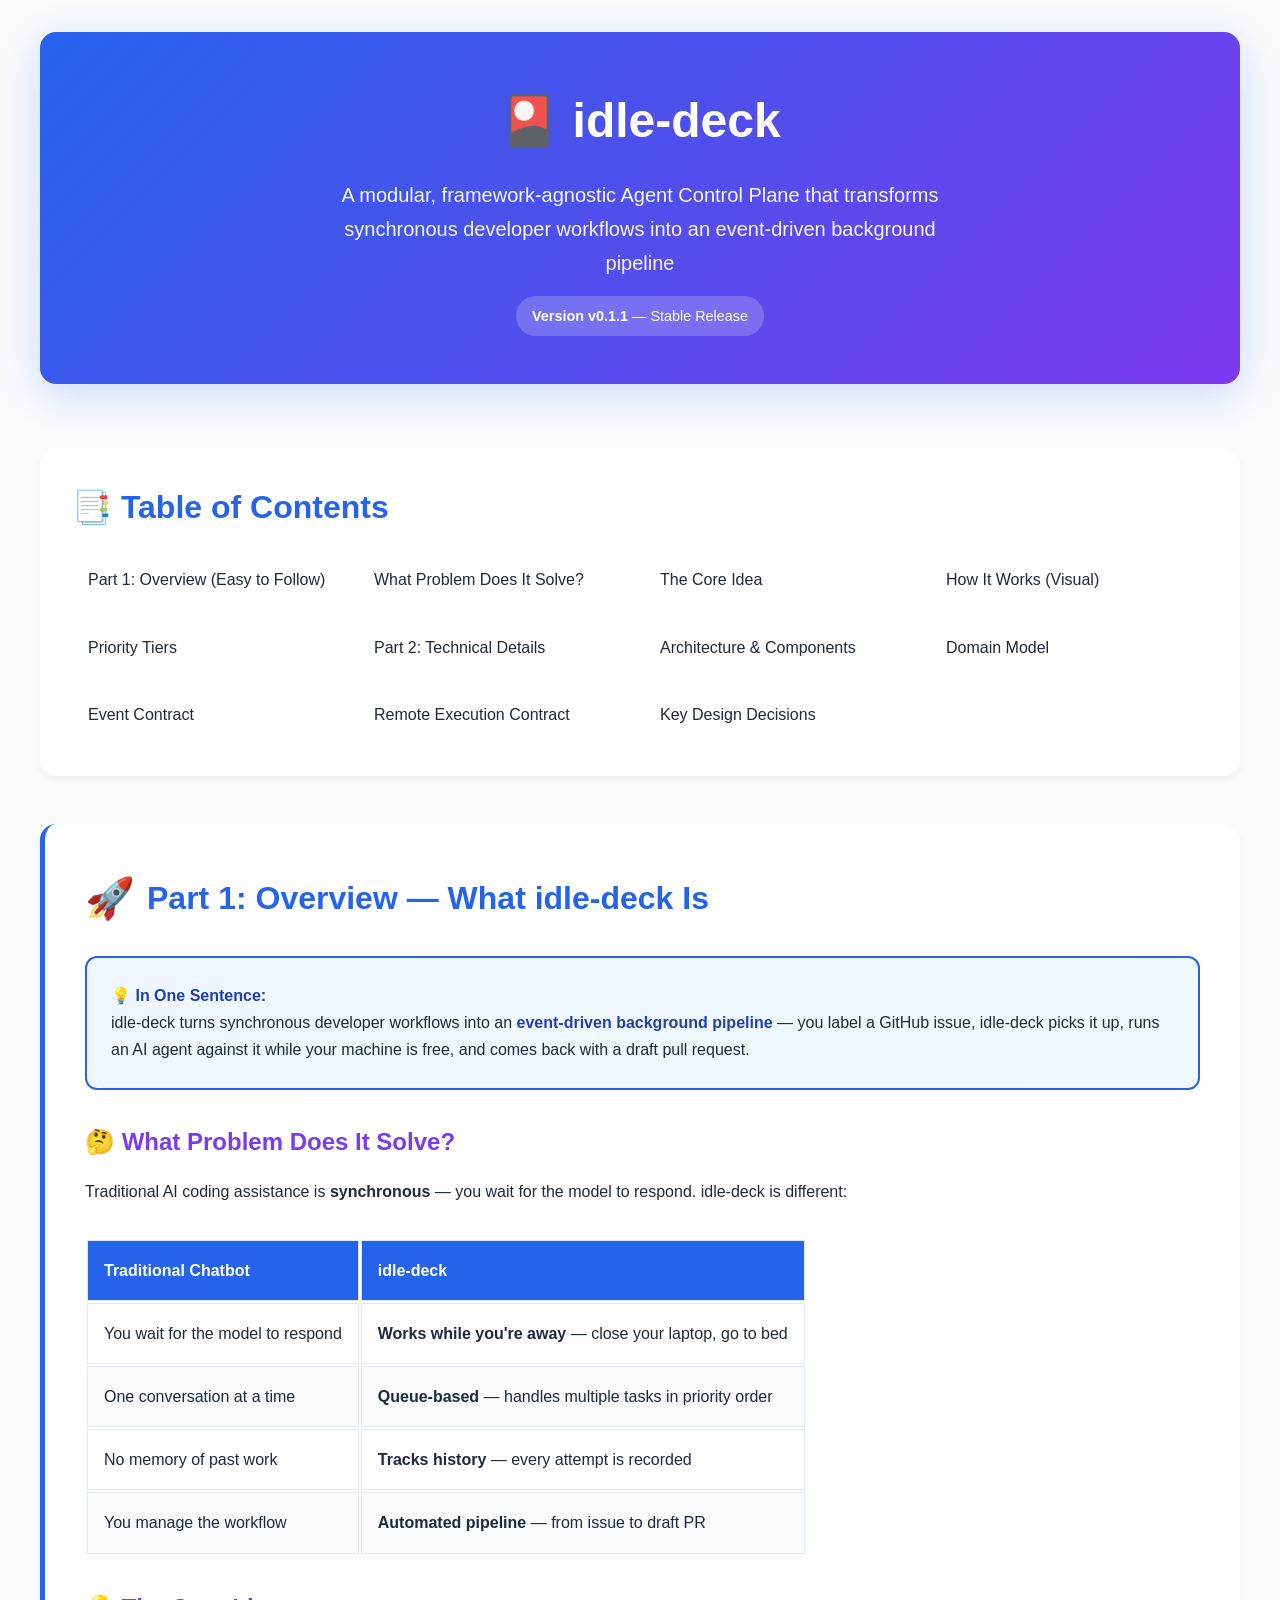
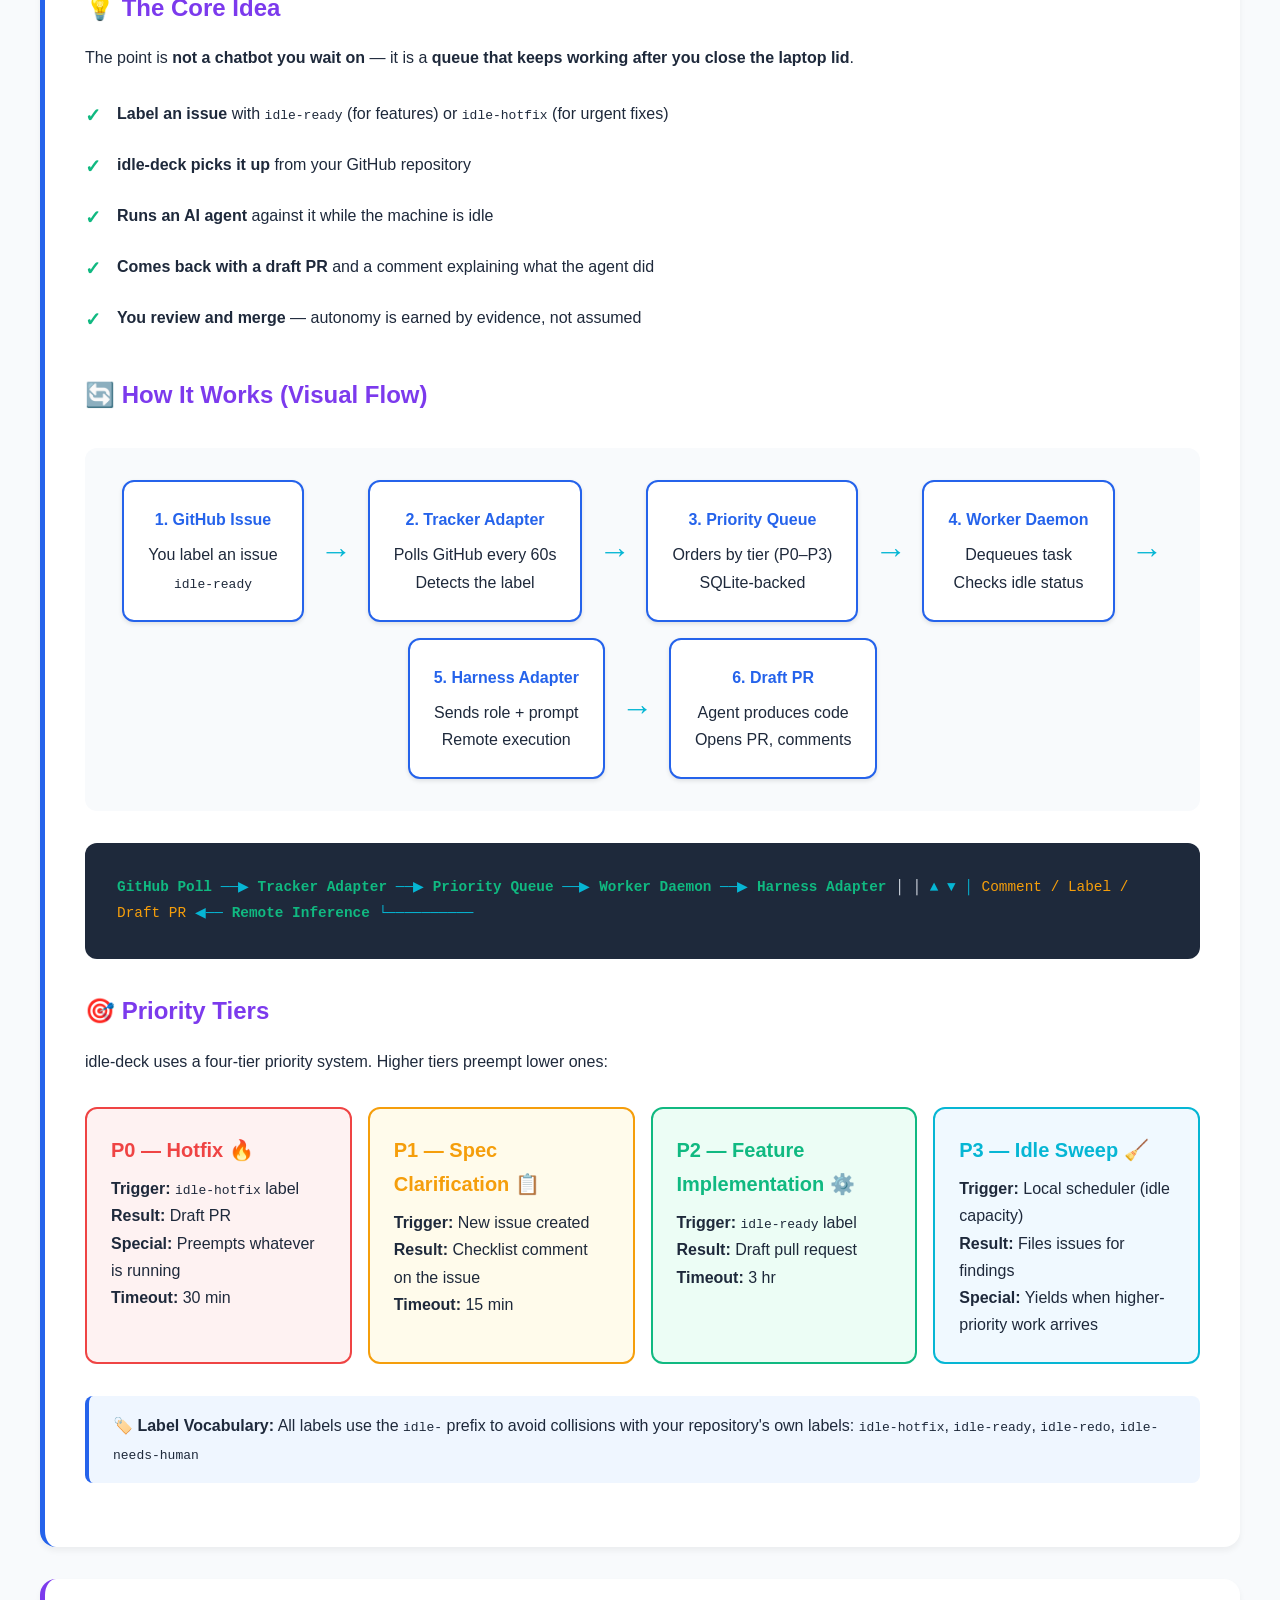
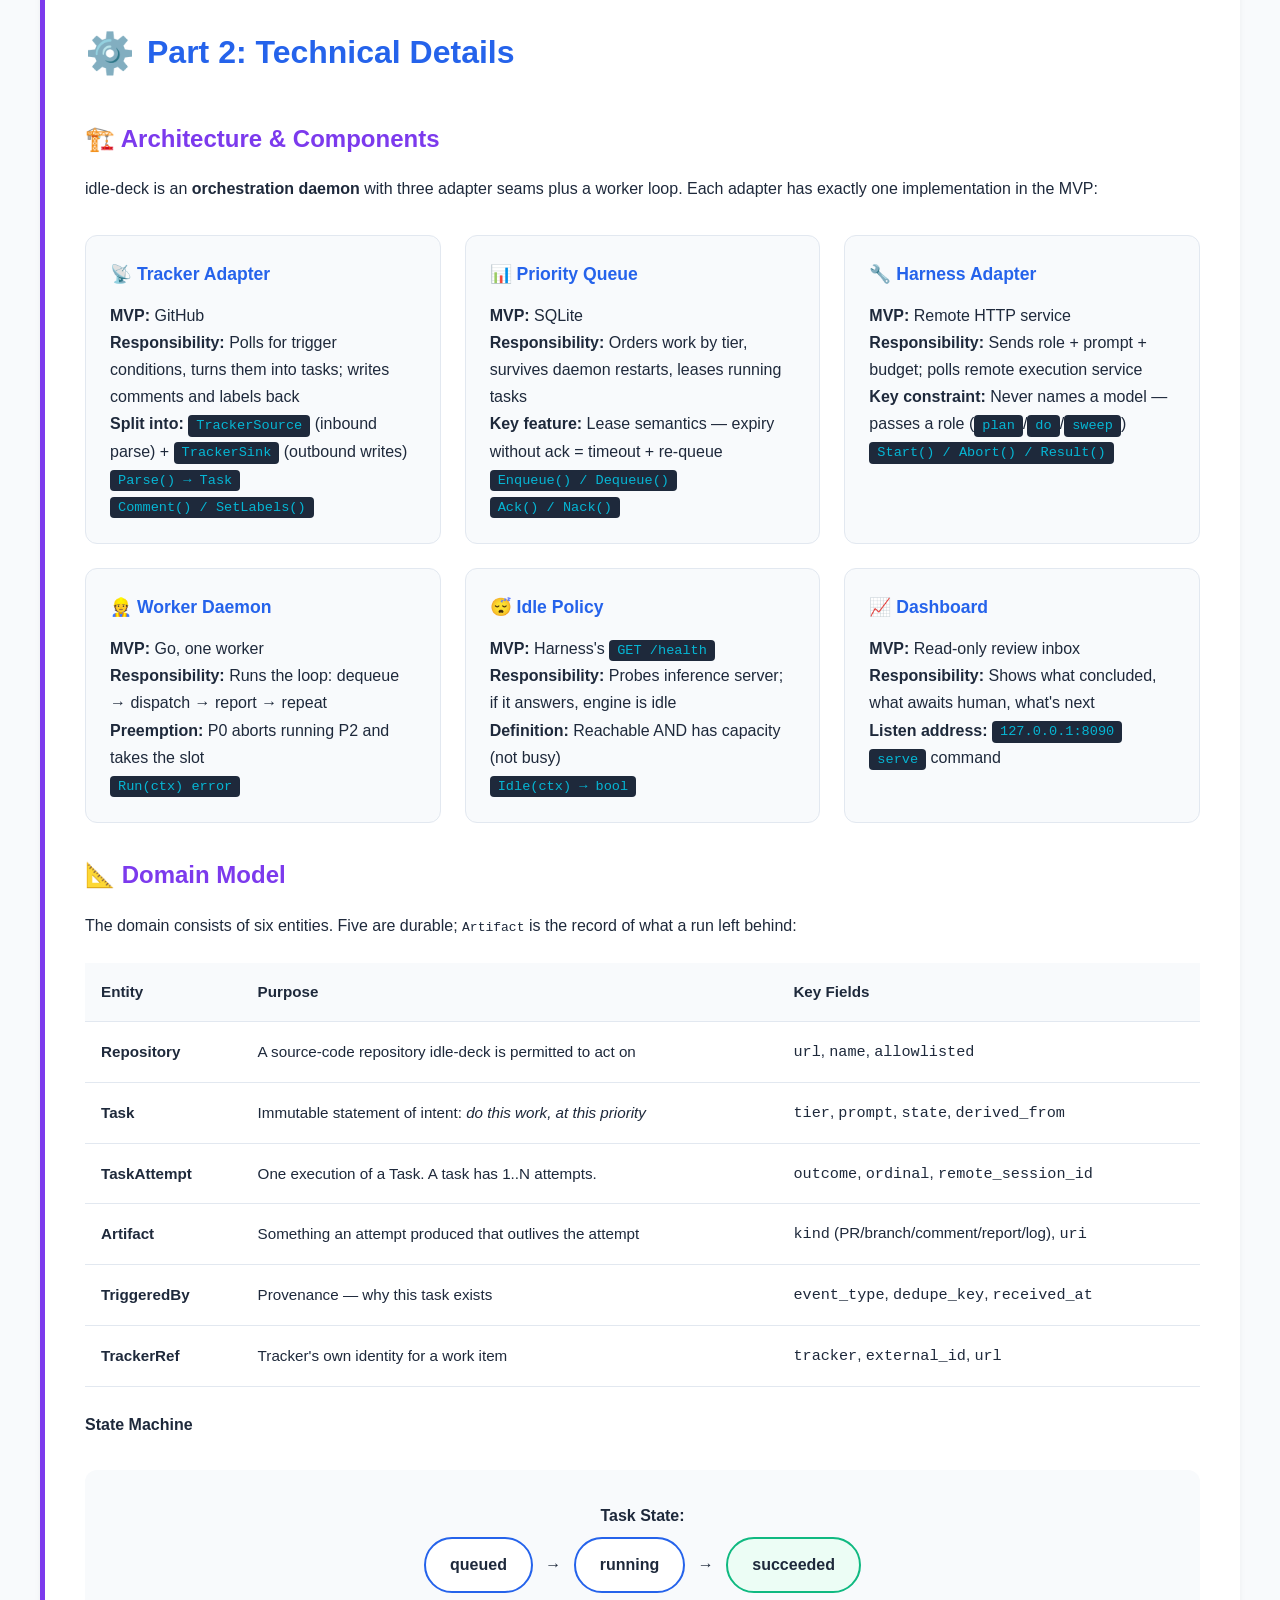
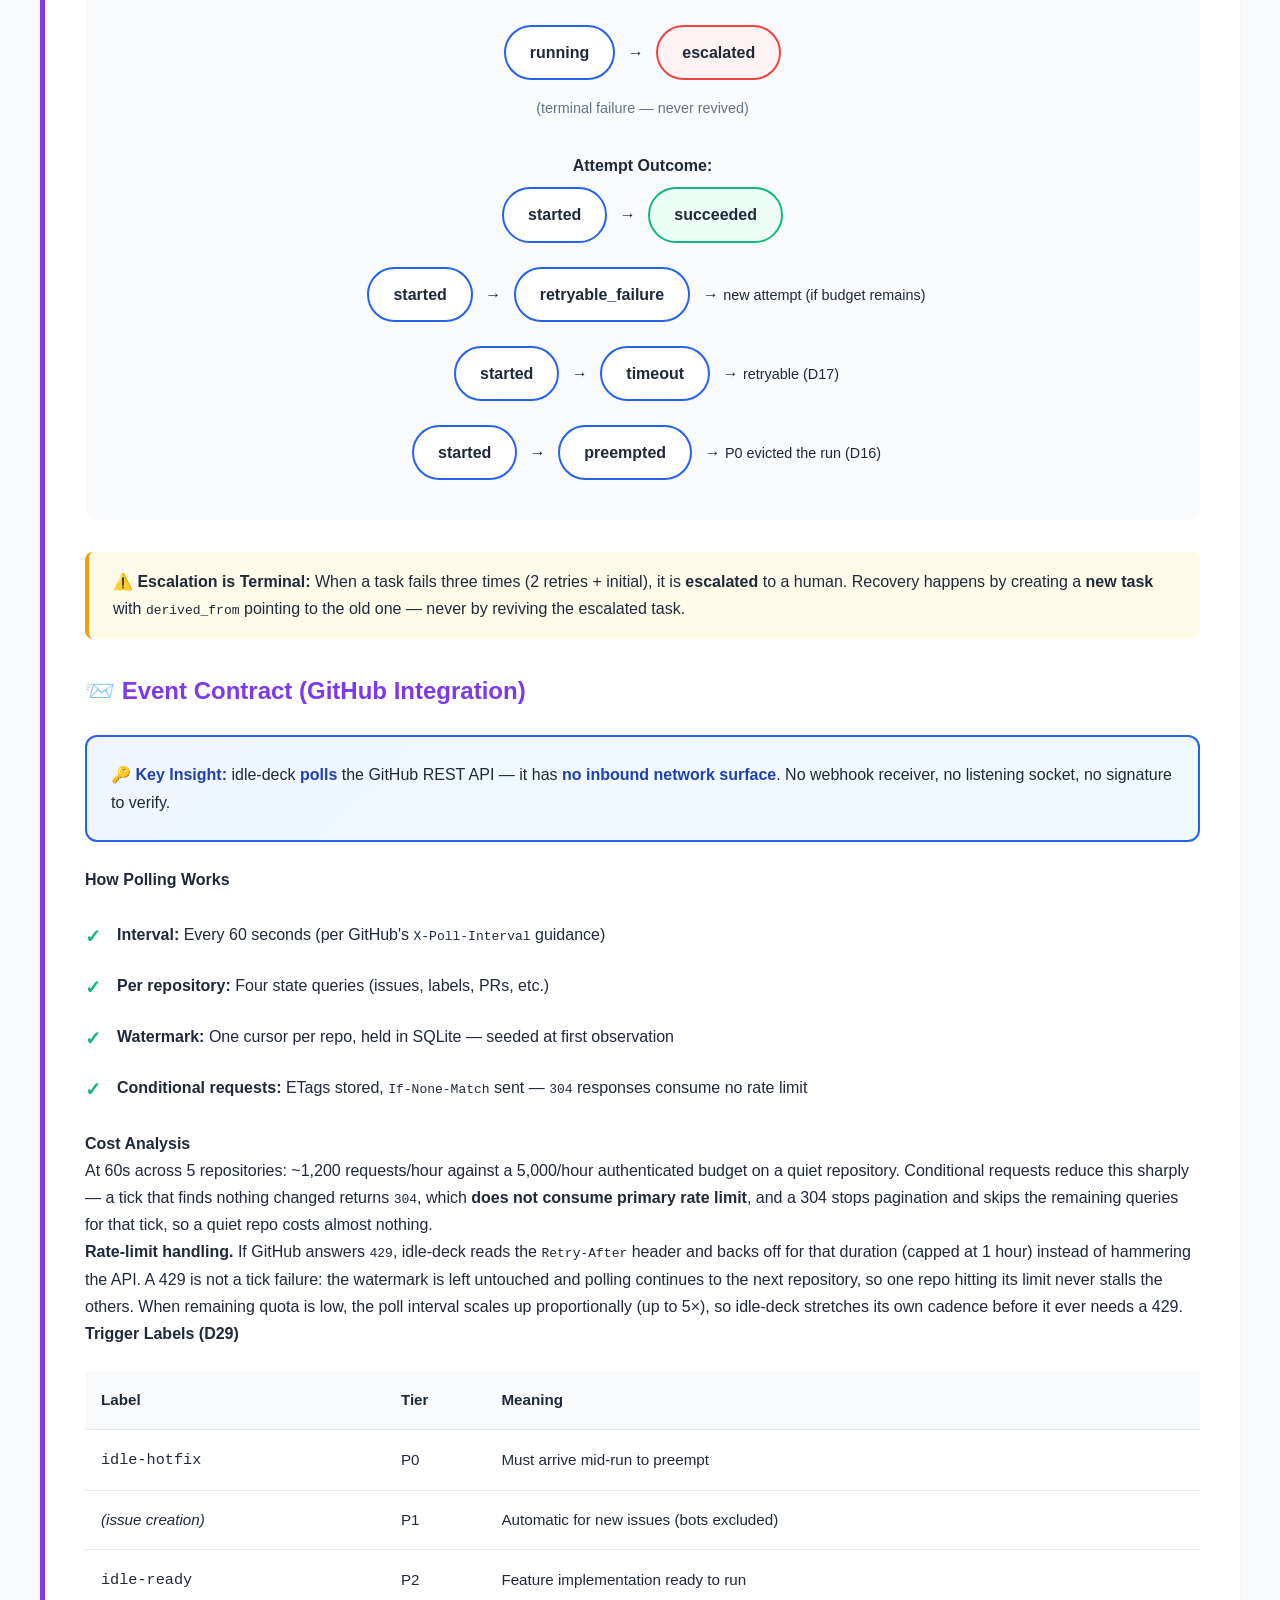
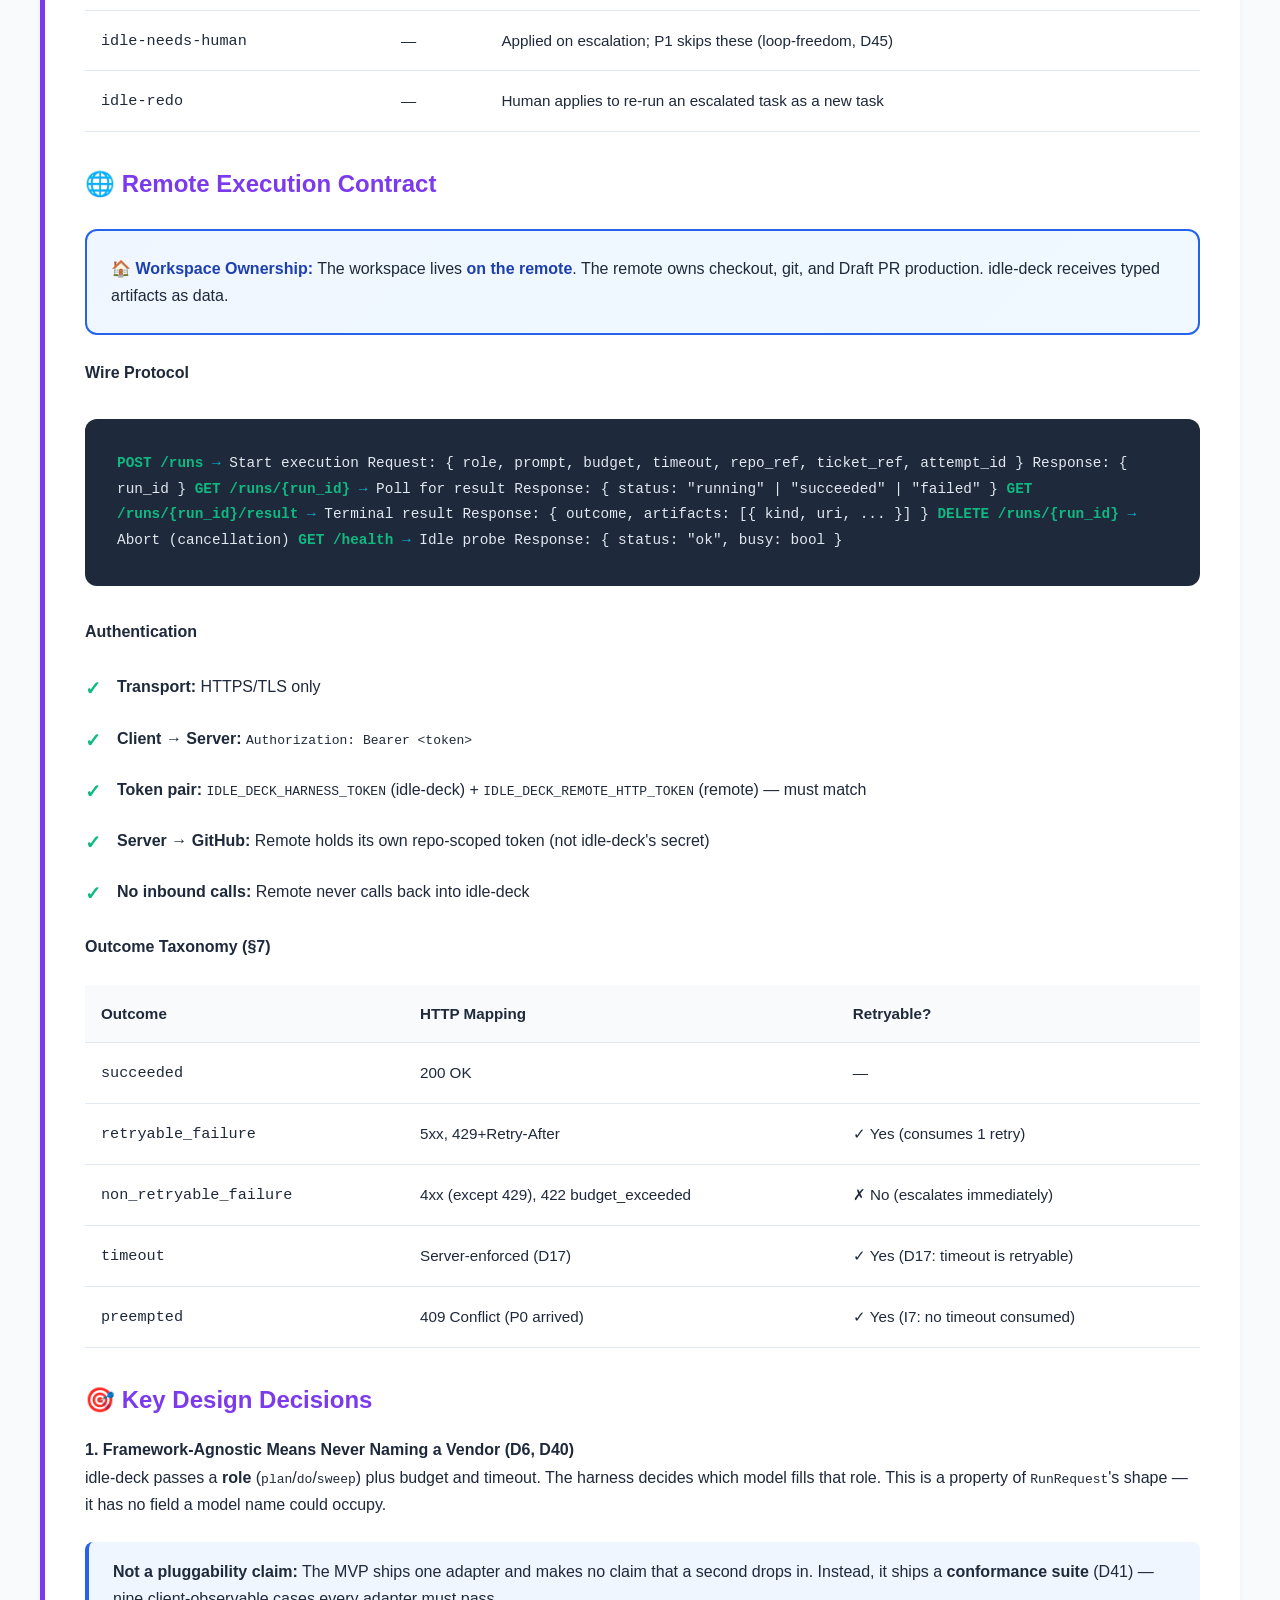
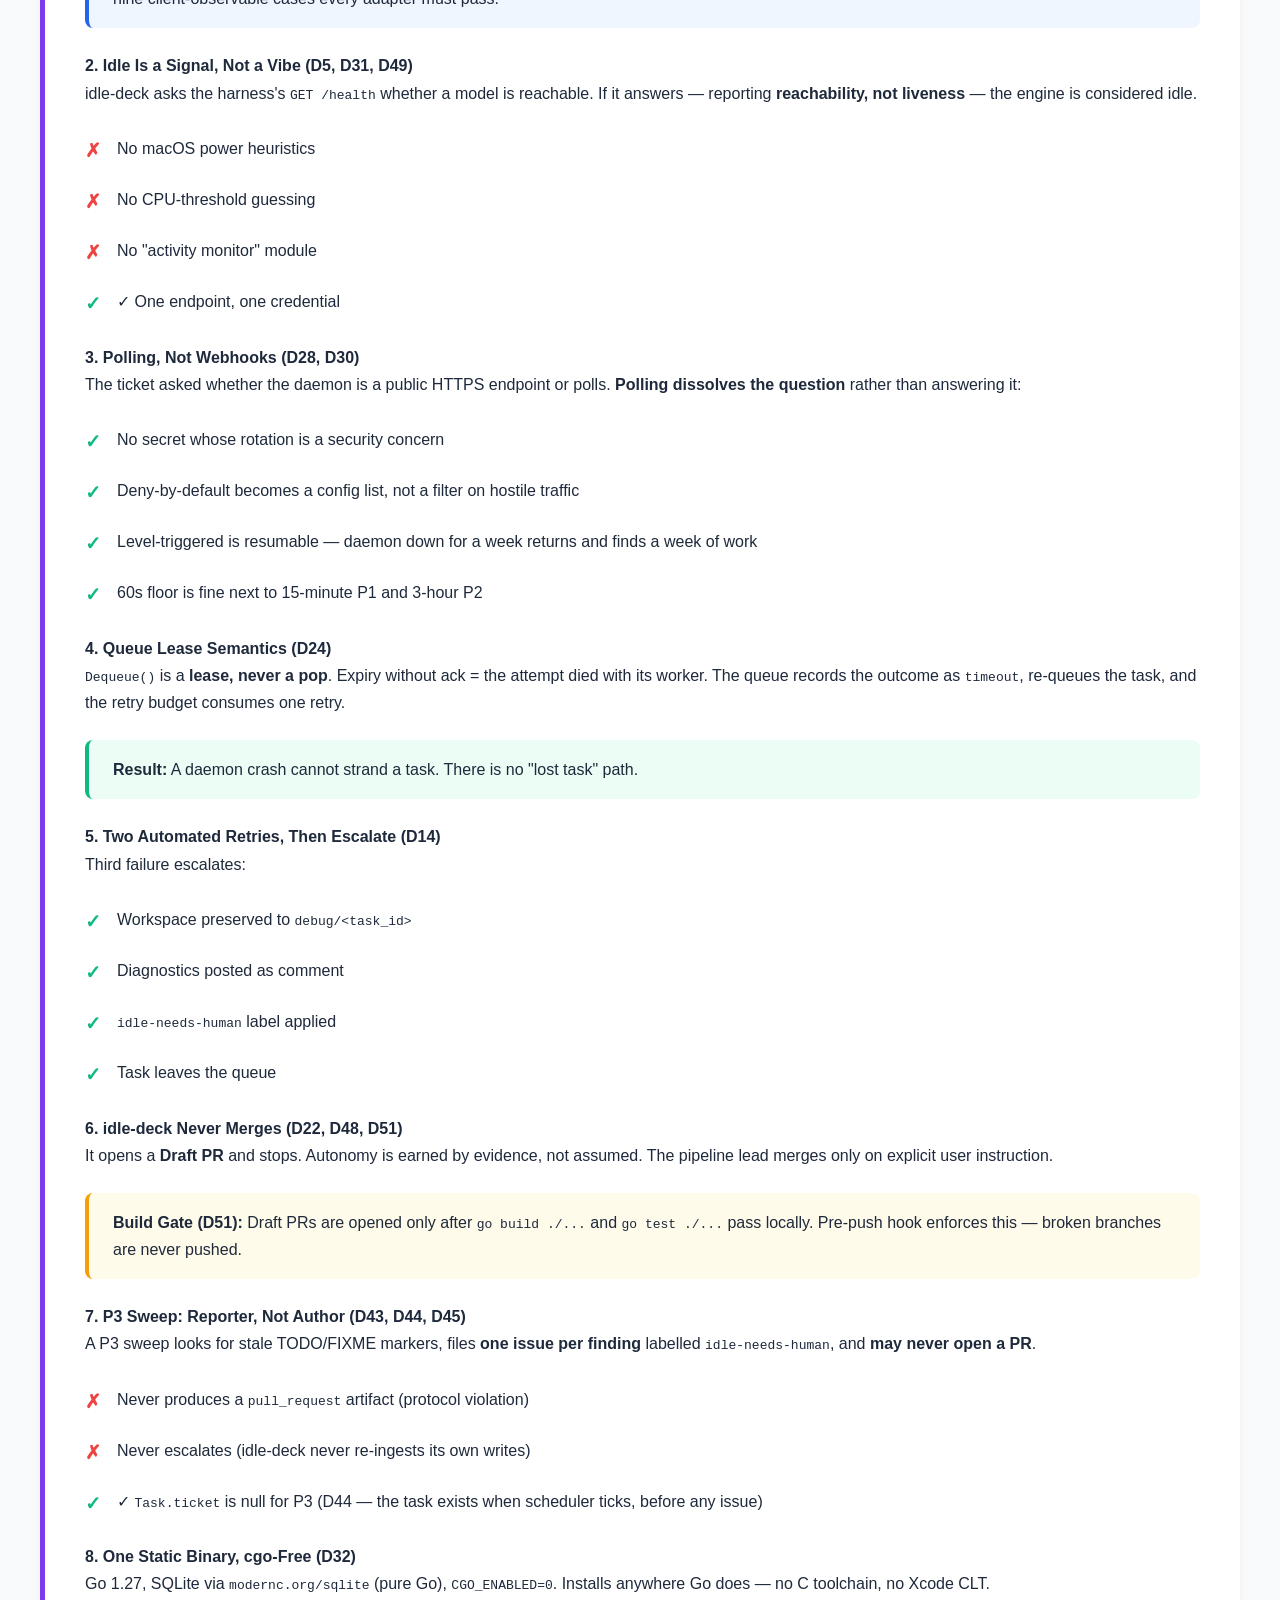
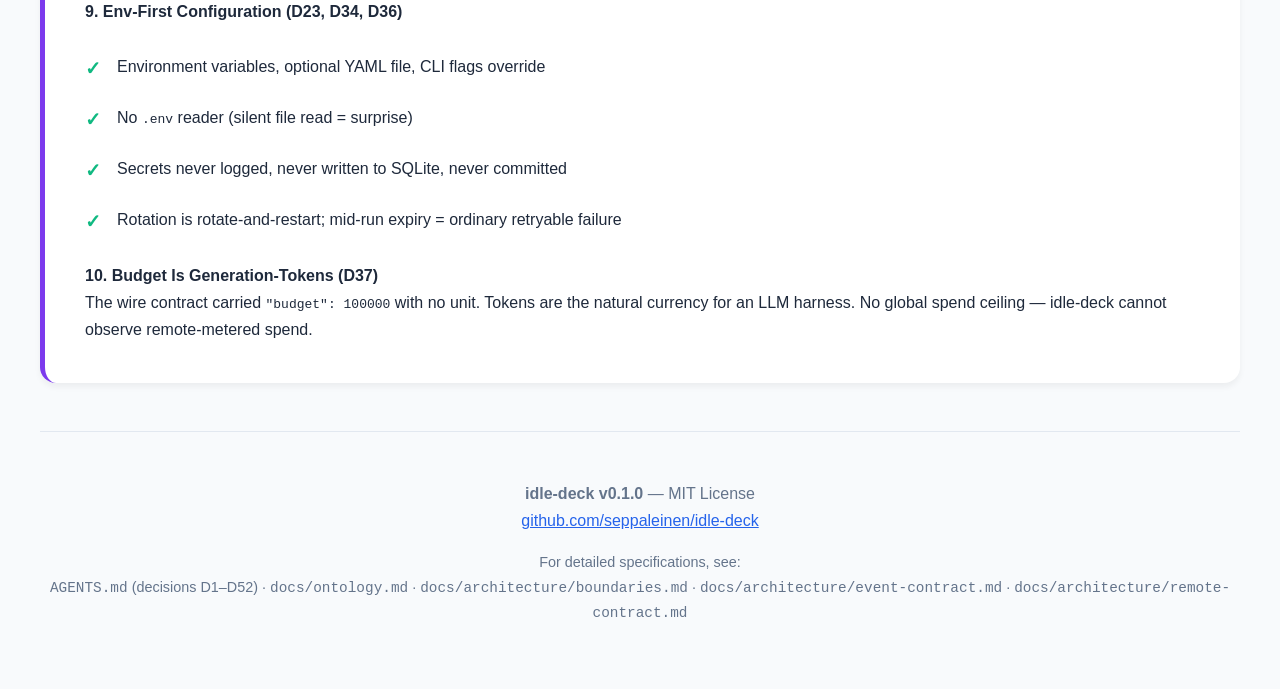
<file: EXPLANATION.html>
<!DOCTYPE html>
<html lang="en">
<head>
    <meta charset="UTF-8">
    <meta name="viewport" content="width=device-width, initial-scale=1.0">
    <title>idle-deck — What It Is and How It Works</title>
    <style>
        :root {
            --primary: #2563eb;
            --primary-dark: #1e40af;
            --secondary: #7c3aed;
            --accent: #06b6d4;
            --success: #10b981;
            --warning: #f59e0b;
            --danger: #ef4444;
            --bg: #f8fafc;
            --card-bg: #ffffff;
            --text: #1e293b;
            --text-light: #64748b;
            --border: #e2e8f0;
        }

        * {
            margin: 0;
            padding: 0;
            box-sizing: border-box;
        }

        body {
            font-family: -apple-system, BlinkMacSystemFont, 'Segoe UI', Roboto, 'Helvetica Neue', Arial, sans-serif;
            line-height: 1.7;
            color: var(--text);
            background: var(--bg);
            padding: 2rem;
        }

        .container {
            max-width: 1200px;
            margin: 0 auto;
        }

        header {
            text-align: center;
            margin-bottom: 4rem;
            padding: 3rem 0;
            background: linear-gradient(135deg, var(--primary) 0%, var(--secondary) 100%);
            border-radius: 1rem;
            color: white;
            box-shadow: 0 10px 40px rgba(37, 99, 235, 0.2);
        }

        header h1 {
            font-size: 3rem;
            margin-bottom: 1rem;
            font-weight: 800;
        }

        header .tagline {
            font-size: 1.25rem;
            opacity: 0.95;
            max-width: 600px;
            margin: 0 auto;
        }

        .version-badge {
            display: inline-block;
            background: rgba(255,255,255,0.2);
            padding: 0.5rem 1rem;
            border-radius: 2rem;
            margin-top: 1rem;
            font-size: 0.9rem;
        }

        nav.toc {
            background: var(--card-bg);
            padding: 2rem;
            border-radius: 1rem;
            margin-bottom: 3rem;
            box-shadow: 0 4px 6px rgba(0,0,0,0.05);
        }

        nav.toc h2 {
            margin-bottom: 1rem;
            color: var(--primary);
        }

        nav.toc ul {
            list-style: none;
            display: grid;
            grid-template-columns: repeat(auto-fit, minmax(250px, 1fr));
            gap: 0.5rem;
        }

        nav.toc li {
            padding: 0.5rem 0;
        }

        nav.toc a {
            color: var(--text);
            text-decoration: none;
            padding: 0.5rem 1rem;
            border-radius: 0.5rem;
            display: block;
            transition: all 0.2s;
        }

        nav.toc a:hover {
            background: var(--primary);
            color: white;
        }

        section {
            background: var(--card-bg);
            padding: 2.5rem;
            border-radius: 1rem;
            margin-bottom: 2rem;
            box-shadow: 0 4px 6px rgba(0,0,0,0.05);
        }

        section.part-1 {
            border-left: 5px solid var(--primary);
        }

        section.part-2 {
            border-left: 5px solid var(--secondary);
        }

        h2 {
            font-size: 2rem;
            margin-bottom: 1.5rem;
            color: var(--primary);
            display: flex;
            align-items: center;
            gap: 0.75rem;
        }

        h2 .icon {
            font-size: 2.5rem;
        }

        h3 {
            font-size: 1.5rem;
            margin: 2rem 0 1rem;
            color: var(--secondary);
        }

        .highlight-box {
            background: linear-gradient(135deg, #eff6ff 0%, #f0f9ff 100%);
            border: 2px solid var(--primary);
            border-radius: 0.75rem;
            padding: 1.5rem;
            margin: 1.5rem 0;
        }

        .highlight-box strong {
            color: var(--primary-dark);
        }

        .diagram {
            background: #1e293b;
            color: #e2e8f0;
            padding: 2rem;
            border-radius: 0.75rem;
            margin: 2rem 0;
            overflow-x: auto;
            font-family: 'Courier New', monospace;
            font-size: 0.9rem;
            line-height: 1.8;
        }

        .diagram .arrow {
            color: var(--accent);
        }

        .diagram .component {
            color: var(--success);
            font-weight: bold;
        }

        .diagram .data {
            color: var(--warning);
        }

        .flow-chart {
            display: flex;
            flex-wrap: wrap;
            gap: 1rem;
            justify-content: center;
            align-items: center;
            margin: 2rem 0;
            padding: 2rem;
            background: var(--bg);
            border-radius: 0.75rem;
        }

        .flow-step {
            background: white;
            padding: 1.5rem;
            border-radius: 0.75rem;
            border: 2px solid var(--primary);
            text-align: center;
            min-width: 150px;
            box-shadow: 0 2px 4px rgba(0,0,0,0.1);
        }

        .flow-step strong {
            display: block;
            color: var(--primary);
            margin-bottom: 0.5rem;
        }

        .flow-arrow {
            font-size: 2rem;
            color: var(--accent);
        }

        .tier-grid {
            display: grid;
            grid-template-columns: repeat(auto-fit, minmax(200px, 1fr));
            gap: 1rem;
            margin: 2rem 0;
        }

        .tier-card {
            padding: 1.5rem;
            border-radius: 0.75rem;
            border: 2px solid;
        }

        .tier-card.p0 {
            background: #fef2f2;
            border-color: var(--danger);
        }

        .tier-card.p1 {
            background: #fffbeb;
            border-color: var(--warning);
        }

        .tier-card.p2 {
            background: #ecfdf5;
            border-color: var(--success);
        }

        .tier-card.p3 {
            background: #f0f9ff;
            border-color: var(--accent);
        }

        .tier-card h4 {
            font-size: 1.25rem;
            margin-bottom: 0.5rem;
        }

        .tier-card.p0 h4 { color: var(--danger); }
        .tier-card.p1 h4 { color: var(--warning); }
        .tier-card.p2 h4 { color: var(--success); }
        .tier-card.p3 h4 { color: var(--accent); }

        .entity-table {
            width: 100%;
            border-collapse: collapse;
            margin: 1.5rem 0;
            font-size: 0.95rem;
        }

        .entity-table th,
        .entity-table td {
            padding: 1rem;
            text-align: left;
            border-bottom: 1px solid var(--border);
        }

        .entity-table th {
            background: var(--bg);
            font-weight: 600;
            color: var(--text);
        }

        .entity-table tr:hover {
            background: var(--bg);
        }

        .callout {
            padding: 1rem 1.5rem;
            border-radius: 0.5rem;
            margin: 1.5rem 0;
            border-left: 4px solid;
        }

        .callout.info {
            background: #eff6ff;
            border-color: var(--primary);
        }

        .callout.warning {
            background: #fffbeb;
            border-color: var(--warning);
        }

        .callout.success {
            background: #ecfdf5;
            border-color: var(--success);
        }

        .component-grid {
            display: grid;
            grid-template-columns: repeat(auto-fit, minmax(280px, 1fr));
            gap: 1.5rem;
            margin: 2rem 0;
        }

        .component-card {
            background: var(--bg);
            padding: 1.5rem;
            border-radius: 0.75rem;
            border: 1px solid var(--border);
        }

        .component-card h4 {
            color: var(--primary);
            margin-bottom: 0.75rem;
            font-size: 1.1rem;
        }

        .component-card code {
            background: #1e293b;
            color: var(--accent);
            padding: 0.2rem 0.5rem;
            border-radius: 0.25rem;
            font-size: 0.85rem;
        }

        .state-machine {
            background: var(--bg);
            padding: 2rem;
            border-radius: 0.75rem;
            margin: 2rem 0;
            text-align: center;
        }

        .state {
            display: inline-block;
            padding: 0.75rem 1.5rem;
            background: white;
            border: 2px solid var(--primary);
            border-radius: 2rem;
            margin: 0.5rem;
            font-weight: 600;
        }

        .state.terminal {
            border-color: var(--success);
            background: #ecfdf5;
        }

        .state.terminal.failure {
            border-color: var(--danger);
            background: #fef2f2;
        }

        .comparison-table {
            width: 100%;
            border-collapse: collapse;
            margin: 2rem 0;
        }

        .comparison-table th,
        .comparison-table td {
            padding: 1rem;
            border: 1px solid var(--border);
            text-align: left;
        }

        .comparison-table th {
            background: var(--primary);
            color: white;
        }

        .comparison-table tr:nth-child(even) {
            background: var(--bg);
        }

        .icon-list {
            list-style: none;
            margin: 1rem 0;
        }

        .icon-list li {
            padding: 0.75rem 0;
            padding-left: 2rem;
            position: relative;
        }

        .icon-list li::before {
            content: '✓';
            position: absolute;
            left: 0;
            color: var(--success);
            font-weight: bold;
            font-size: 1.2rem;
        }

        .icon-list li.no::before {
            content: '✗';
            color: var(--danger);
        }

        footer {
            text-align: center;
            padding: 3rem 0;
            color: var(--text-light);
            border-top: 1px solid var(--border);
            margin-top: 3rem;
        }

        @media (max-width: 768px) {
            body {
                padding: 1rem;
            }

            header h1 {
                font-size: 2rem;
            }

            section {
                padding: 1.5rem;
            }

            .flow-chart {
                flex-direction: column;
            }

            .flow-arrow {
                transform: rotate(90deg);
            }
        }
    </style>
</head>
<body>
    <div class="container">
        <header>
            <h1>🎴 idle-deck</h1>
            <p class="tagline">
                A modular, framework-agnostic Agent Control Plane that transforms synchronous developer workflows into an event-driven background pipeline
            </p>
            <div class="version-badge">
                <strong>Version v0.1.1</strong> — Stable Release
            </div>
        </header>

        <nav class="toc">
            <h2>📑 Table of Contents</h2>
            <ul>
                <li><a href="#part1-overview">Part 1: Overview (Easy to Follow)</a></li>
                <li><a href="#what-problem">What Problem Does It Solve?</a></li>
                <li><a href="#core-idea">The Core Idea</a></li>
                <li><a href="#how-it-works">How It Works (Visual)</a></li>
                <li><a href="#priority-tiers">Priority Tiers</a></li>
                <li><a href="#part2-technical">Part 2: Technical Details</a></li>
                <li><a href="#architecture">Architecture & Components</a></li>
                <li><a href="#domain-model">Domain Model</a></li>
                <li><a href="#event-contract">Event Contract</a></li>
                <li><a href="#remote-contract">Remote Execution Contract</a></li>
                <li><a href="#key-decisions">Key Design Decisions</a></li>
            </ul>
        </nav>

        <!-- PART 1: OVERVIEW -->
        <section id="part1-overview" class="part-1">
            <h2><span class="icon">🚀</span> Part 1: Overview — What idle-deck Is</h2>

            <div class="highlight-box">
                <strong>💡 In One Sentence:</strong><br>
                idle-deck turns synchronous developer workflows into an <strong>event-driven background pipeline</strong> — you label a GitHub issue, idle-deck picks it up, runs an AI agent against it while your machine is free, and comes back with a draft pull request.
            </div>

            <h3 id="what-problem">🤔 What Problem Does It Solve?</h3>

            <p>Traditional AI coding assistance is <strong>synchronous</strong> — you wait for the model to respond. idle-deck is different:</p>

            <div class="comparison-table">
                <table>
                    <thead>
                        <tr>
                            <th>Traditional Chatbot</th>
                            <th>idle-deck</th>
                        </tr>
                    </thead>
                    <tbody>
                        <tr>
                            <td>You wait for the model to respond</td>
                            <td><strong>Works while you're away</strong> — close your laptop, go to bed</td>
                        </tr>
                        <tr>
                            <td>One conversation at a time</td>
                            <td><strong>Queue-based</strong> — handles multiple tasks in priority order</td>
                        </tr>
                        <tr>
                            <td>No memory of past work</td>
                            <td><strong>Tracks history</strong> — every attempt is recorded</td>
                        </tr>
                        <tr>
                            <td>You manage the workflow</td>
                            <td><strong>Automated pipeline</strong> — from issue to draft PR</td>
                        </tr>
                    </tbody>
                </table>
            </div>

            <h3 id="core-idea">💡 The Core Idea</h3>

            <p>The point is <strong>not a chatbot you wait on</strong> — it is a <strong>queue that keeps working after you close the laptop lid</strong>.</p>

            <ul class="icon-list">
                <li><strong>Label an issue</strong> with <code>idle-ready</code> (for features) or <code>idle-hotfix</code> (for urgent fixes)</li>
                <li><strong>idle-deck picks it up</strong> from your GitHub repository</li>
                <li><strong>Runs an AI agent</strong> against it while the machine is idle</li>
                <li><strong>Comes back with a draft PR</strong> and a comment explaining what the agent did</li>
                <li><strong>You review and merge</strong> — autonomy is earned by evidence, not assumed</li>
            </ul>

            <h3 id="how-it-works">🔄 How It Works (Visual Flow)</h3>

            <div class="flow-chart">
                <div class="flow-step">
                    <strong>1. GitHub Issue</strong>
                    You label an issue<br>
                    <code>idle-ready</code>
                </div>
                <div class="flow-arrow">→</div>
                <div class="flow-step">
                    <strong>2. Tracker Adapter</strong>
                    Polls GitHub every 60s<br>
                    Detects the label
                </div>
                <div class="flow-arrow">→</div>
                <div class="flow-step">
                    <strong>3. Priority Queue</strong>
                    Orders by tier (P0–P3)<br>
                    SQLite-backed
                </div>
                <div class="flow-arrow">→</div>
                <div class="flow-step">
                    <strong>4. Worker Daemon</strong>
                    Dequeues task<br>
                    Checks idle status
                </div>
                <div class="flow-arrow">→</div>
                <div class="flow-step">
                    <strong>5. Harness Adapter</strong>
                    Sends role + prompt<br>
                    Remote execution
                </div>
                <div class="flow-arrow">→</div>
                <div class="flow-step">
                    <strong>6. Draft PR</strong>
                    Agent produces code<br>
                    Opens PR, comments
                </div>
            </div>

            <div class="diagram">
<span class="component">GitHub Poll</span> <span class="arrow">──▶</span> <span class="component">Tracker Adapter</span> <span class="arrow">──▶</span> <span class="component">Priority Queue</span> <span class="arrow">──▶</span> <span class="component">Worker Daemon</span> <span class="arrow">──▶</span> <span class="component">Harness Adapter</span>
                                                                                                                                  │                                                    │
                                                                                                                                  <span class="arrow">▲</span>                                                    <span class="arrow">▼</span>
                                                                                                                                  <span class="arrow">│</span>                                   <span class="data">Comment / Label / Draft PR</span> <span class="arrow">◀──</span> <span class="component">Remote Inference</span>
                                                                                                                                  <span class="arrow">└──────────</span>
            </div>

            <h3 id="priority-tiers">🎯 Priority Tiers</h3>

            <p>idle-deck uses a four-tier priority system. Higher tiers preempt lower ones:</p>

            <div class="tier-grid">
                <div class="tier-card p0">
                    <h4>P0 — Hotfix 🔥</h4>
                    <p><strong>Trigger:</strong> <code>idle-hotfix</code> label</p>
                    <p><strong>Result:</strong> Draft PR</p>
                    <p><strong>Special:</strong> Preempts whatever is running</p>
                    <p><strong>Timeout:</strong> 30 min</p>
                </div>

                <div class="tier-card p1">
                    <h4>P1 — Spec Clarification 📋</h4>
                    <p><strong>Trigger:</strong> New issue created</p>
                    <p><strong>Result:</strong> Checklist comment on the issue</p>
                    <p><strong>Timeout:</strong> 15 min</p>
                </div>

                <div class="tier-card p2">
                    <h4>P2 — Feature Implementation ⚙️</h4>
                    <p><strong>Trigger:</strong> <code>idle-ready</code> label</p>
                    <p><strong>Result:</strong> Draft pull request</p>
                    <p><strong>Timeout:</strong> 3 hr</p>
                </div>

                <div class="tier-card p3">
                    <h4>P3 — Idle Sweep 🧹</h4>
                    <p><strong>Trigger:</strong> Local scheduler (idle capacity)</p>
                    <p><strong>Result:</strong> Files issues for findings</p>
                    <p><strong>Special:</strong> Yields when higher-priority work arrives</p>
                </div>
            </div>

            <div class="callout info">
                <strong>🏷️ Label Vocabulary:</strong> All labels use the <code>idle-</code> prefix to avoid collisions with your repository's own labels:
                <code>idle-hotfix</code>, <code>idle-ready</code>, <code>idle-redo</code>, <code>idle-needs-human</code>
            </div>
        </section>

        <!-- PART 2: TECHNICAL DETAILS -->
        <section id="part2-technical" class="part-2">
            <h2><span class="icon">⚙️</span> Part 2: Technical Details</h2>

            <h3 id="architecture">🏗️ Architecture & Components</h3>

            <p>idle-deck is an <strong>orchestration daemon</strong> with three adapter seams plus a worker loop. Each adapter has exactly one implementation in the MVP:</p>

            <div class="component-grid">
                <div class="component-card">
                    <h4>📡 Tracker Adapter</h4>
                    <p><strong>MVP:</strong> GitHub</p>
                    <p><strong>Responsibility:</strong> Polls for trigger conditions, turns them into tasks; writes comments and labels back</p>
                    <p><strong>Split into:</strong> <code>TrackerSource</code> (inbound parse) + <code>TrackerSink</code> (outbound writes)</p>
                    <code>Parse() → Task</code><br>
                    <code>Comment() / SetLabels()</code>
                </div>

                <div class="component-card">
                    <h4>📊 Priority Queue</h4>
                    <p><strong>MVP:</strong> SQLite</p>
                    <p><strong>Responsibility:</strong> Orders work by tier, survives daemon restarts, leases running tasks</p>
                    <p><strong>Key feature:</strong> Lease semantics — expiry without ack = timeout + re-queue</p>
                    <code>Enqueue() / Dequeue()</code><br>
                    <code>Ack() / Nack()</code>
                </div>

                <div class="component-card">
                    <h4>🔧 Harness Adapter</h4>
                    <p><strong>MVP:</strong> Remote HTTP service</p>
                    <p><strong>Responsibility:</strong> Sends role + prompt + budget; polls remote execution service</p>
                    <p><strong>Key constraint:</strong> Never names a model — passes a role (<code>plan</code>/<code>do</code>/<code>sweep</code>)</p>
                    <code>Start() / Abort() / Result()</code>
                </div>

                <div class="component-card">
                    <h4>👷 Worker Daemon</h4>
                    <p><strong>MVP:</strong> Go, one worker</p>
                    <p><strong>Responsibility:</strong> Runs the loop: dequeue → dispatch → report → repeat</p>
                    <p><strong>Preemption:</strong> P0 aborts running P2 and takes the slot</p>
                    <code>Run(ctx) error</code>
                </div>

                <div class="component-card">
                    <h4>😴 Idle Policy</h4>
                    <p><strong>MVP:</strong> Harness's <code>GET /health</code></p>
                    <p><strong>Responsibility:</strong> Probes inference server; if it answers, engine is idle</p>
                    <p><strong>Definition:</strong> Reachable AND has capacity (not busy)</p>
                    <code>Idle(ctx) → bool</code>
                </div>

                <div class="component-card">
                    <h4>📈 Dashboard</h4>
                    <p><strong>MVP:</strong> Read-only review inbox</p>
                    <p><strong>Responsibility:</strong> Shows what concluded, what awaits human, what's next</p>
                    <p><strong>Listen address:</strong> <code>127.0.0.1:8090</code></p>
                    <code>serve</code> command
                </div>
            </div>

            <h3 id="domain-model">📐 Domain Model</h3>

            <p>The domain consists of six entities. Five are durable; <code>Artifact</code> is the record of what a run left behind:</p>

            <table class="entity-table">
                <thead>
                    <tr>
                        <th>Entity</th>
                        <th>Purpose</th>
                        <th>Key Fields</th>
                    </tr>
                </thead>
                <tbody>
                    <tr>
                        <td><strong>Repository</strong></td>
                        <td>A source-code repository idle-deck is permitted to act on</td>
                        <td><code>url</code>, <code>name</code>, <code>allowlisted</code></td>
                    </tr>
                    <tr>
                        <td><strong>Task</strong></td>
                        <td>Immutable statement of intent: <em>do this work, at this priority</em></td>
                        <td><code>tier</code>, <code>prompt</code>, <code>state</code>, <code>derived_from</code></td>
                    </tr>
                    <tr>
                        <td><strong>TaskAttempt</strong></td>
                        <td>One execution of a Task. A task has 1..N attempts.</td>
                        <td><code>outcome</code>, <code>ordinal</code>, <code>remote_session_id</code></td>
                    </tr>
                    <tr>
                        <td><strong>Artifact</strong></td>
                        <td>Something an attempt produced that outlives the attempt</td>
                        <td><code>kind</code> (PR/branch/comment/report/log), <code>uri</code></td>
                    </tr>
                    <tr>
                        <td><strong>TriggeredBy</strong></td>
                        <td>Provenance — why this task exists</td>
                        <td><code>event_type</code>, <code>dedupe_key</code>, <code>received_at</code></td>
                    </tr>
                    <tr>
                        <td><strong>TrackerRef</strong></td>
                        <td>Tracker's own identity for a work item</td>
                        <td><code>tracker</code>, <code>external_id</code>, <code>url</code></td>
                    </tr>
                </tbody>
            </table>

            <h4>State Machine</h4>

            <div class="state-machine">
                <p><strong>Task State:</strong></p>
                <div>
                    <span class="state">queued</span>
                    <span class="arrow">→</span>
                    <span class="state">running</span>
                    <span class="arrow">→</span>
                    <span class="state terminal">succeeded</span>
                </div>
                <div style="margin-top: 1rem;">
                    <span class="state">running</span>
                    <span class="arrow">→</span>
                    <span class="state terminal failure">escalated</span>
                    <span style="display:block; margin-top:0.5rem; font-size:0.9rem; color:var(--text-light)">(terminal failure — never revived)</span>
                </div>

                <p style="margin-top: 2rem;"><strong>Attempt Outcome:</strong></p>
                <div>
                    <span class="state">started</span>
                    <span class="arrow">→</span>
                    <span class="state terminal">succeeded</span>
                </div>
                <div style="margin-top: 0.5rem;">
                    <span class="state">started</span>
                    <span class="arrow">→</span>
                    <span class="state">retryable_failure</span>
                    <span class="arrow">→</span>
                    <span style="font-size:0.9rem">new attempt (if budget remains)</span>
                </div>
                <div style="margin-top: 0.5rem;">
                    <span class="state">started</span>
                    <span class="arrow">→</span>
                    <span class="state">timeout</span>
                    <span class="arrow">→</span>
                    <span style="font-size:0.9rem">retryable (D17)</span>
                </div>
                <div style="margin-top: 0.5rem;">
                    <span class="state">started</span>
                    <span class="arrow">→</span>
                    <span class="state">preempted</span>
                    <span class="arrow">→</span>
                    <span style="font-size:0.9rem">P0 evicted the run (D16)</span>
                </div>
            </div>

            <div class="callout warning">
                <strong>⚠️ Escalation is Terminal:</strong> When a task fails three times (2 retries + initial), it is <strong>escalated</strong> to a human. Recovery happens by creating a <strong>new task</strong> with <code>derived_from</code> pointing to the old one — never by reviving the escalated task.
            </div>

            <h3 id="event-contract">📨 Event Contract (GitHub Integration)</h3>

            <div class="highlight-box">
                <strong>🔑 Key Insight:</strong> idle-deck <strong>polls</strong> the GitHub REST API — it has <strong>no inbound network surface</strong>. No webhook receiver, no listening socket, no signature to verify.
            </div>

            <h4>How Polling Works</h4>

            <ul class="icon-list">
                <li><strong>Interval:</strong> Every 60 seconds (per GitHub's <code>X-Poll-Interval</code> guidance)</li>
                <li><strong>Per repository:</strong> Four state queries (issues, labels, PRs, etc.)</li>
                <li><strong>Watermark:</strong> One cursor per repo, held in SQLite — seeded at first observation</li>
                <li><strong>Conditional requests:</strong> ETags stored, <code>If-None-Match</code> sent — <code>304</code> responses consume no rate limit</li>
            </ul>

            <h4>Cost Analysis</h4>

            <p>At 60s across 5 repositories: ~1,200 requests/hour against a 5,000/hour authenticated budget
            on a quiet repository. Conditional requests reduce this sharply — a tick that finds nothing
            changed returns <code>304</code>, which <strong>does not consume primary rate limit</strong>, and
            a 304 stops pagination and skips the remaining queries for that tick, so a quiet repo costs
            almost nothing.</p>

            <p><strong>Rate-limit handling.</strong> If GitHub answers <code>429</code>, idle-deck reads the
            <code>Retry-After</code> header and backs off for that duration (capped at 1 hour) instead of
            hammering the API. A 429 is not a tick failure: the watermark is left untouched and polling
            continues to the next repository, so one repo hitting its limit never stalls the others. When
            remaining quota is low, the poll interval scales up proportionally (up to 5×), so idle-deck
            stretches its own cadence before it ever needs a 429.</p>

            <h4>Trigger Labels (D29)</h4>

            <table class="entity-table">
                <thead>
                    <tr>
                        <th>Label</th>
                        <th>Tier</th>
                        <th>Meaning</th>
                    </tr>
                </thead>
                <tbody>
                    <tr>
                        <td><code>idle-hotfix</code></td>
                        <td>P0</td>
                        <td>Must arrive mid-run to preempt</td>
                    </tr>
                    <tr>
                        <td><em>(issue creation)</em></td>
                        <td>P1</td>
                        <td>Automatic for new issues (bots excluded)</td>
                    </tr>
                    <tr>
                        <td><code>idle-ready</code></td>
                        <td>P2</td>
                        <td>Feature implementation ready to run</td>
                    </tr>
                    <tr>
                        <td><code>idle-needs-human</code></td>
                        <td>—</td>
                        <td>Applied on escalation; P1 skips these (loop-freedom, D45)</td>
                    </tr>
                    <tr>
                        <td><code>idle-redo</code></td>
                        <td>—</td>
                        <td>Human applies to re-run an escalated task as a new task</td>
                    </tr>
                </tbody>
            </table>

            <h3 id="remote-contract">🌐 Remote Execution Contract</h3>

            <div class="highlight-box">
                <strong>🏠 Workspace Ownership:</strong> The workspace lives <strong>on the remote</strong>. The remote owns checkout, git, and Draft PR production. idle-deck receives typed artifacts as data.
            </div>

            <h4>Wire Protocol</h4>

            <div class="diagram">
<span class="component">POST /runs</span> <span class="arrow">→</span> Start execution
  Request:  { role, prompt, budget, timeout, repo_ref, ticket_ref, attempt_id }
  Response: { run_id }

<span class="component">GET /runs/{run_id}</span> <span class="arrow">→</span> Poll for result
  Response: { status: "running" | "succeeded" | "failed" }

<span class="component">GET /runs/{run_id}/result</span> <span class="arrow">→</span> Terminal result
  Response: { outcome, artifacts: [{ kind, uri, ... }] }

<span class="component">DELETE /runs/{run_id}</span> <span class="arrow">→</span> Abort (cancellation)

<span class="component">GET /health</span> <span class="arrow">→</span> Idle probe
  Response: { status: "ok", busy: bool }
            </div>

            <h4>Authentication</h4>

            <ul class="icon-list">
                <li><strong>Transport:</strong> HTTPS/TLS only</li>
                <li><strong>Client → Server:</strong> <code>Authorization: Bearer &lt;token&gt;</code></li>
                <li><strong>Token pair:</strong> <code>IDLE_DECK_HARNESS_TOKEN</code> (idle-deck) + <code>IDLE_DECK_REMOTE_HTTP_TOKEN</code> (remote) — must match</li>
                <li><strong>Server → GitHub:</strong> Remote holds its own repo-scoped token (not idle-deck's secret)</li>
                <li><strong>No inbound calls:</strong> Remote never calls back into idle-deck</li>
            </ul>

            <h4>Outcome Taxonomy (§7)</h4>

            <table class="entity-table">
                <thead>
                    <tr>
                        <th>Outcome</th>
                        <th>HTTP Mapping</th>
                        <th>Retryable?</th>
                    </tr>
                </thead>
                <tbody>
                    <tr>
                        <td><code>succeeded</code></td>
                        <td>200 OK</td>
                        <td>—</td>
                    </tr>
                    <tr>
                        <td><code>retryable_failure</code></td>
                        <td>5xx, 429+Retry-After</td>
                        <td>✓ Yes (consumes 1 retry)</td>
                    </tr>
                    <tr>
                        <td><code>non_retryable_failure</code></td>
                        <td>4xx (except 429), 422 budget_exceeded</td>
                        <td>✗ No (escalates immediately)</td>
                    </tr>
                    <tr>
                        <td><code>timeout</code></td>
                        <td>Server-enforced (D17)</td>
                        <td>✓ Yes (D17: timeout is retryable)</td>
                    </tr>
                    <tr>
                        <td><code>preempted</code></td>
                        <td>409 Conflict (P0 arrived)</td>
                        <td>✓ Yes (I7: no timeout consumed)</td>
                    </tr>
                </tbody>
            </table>

            <h3 id="key-decisions">🎯 Key Design Decisions</h3>

            <h4>1. Framework-Agnostic Means Never Naming a Vendor (D6, D40)</h4>

            <p>idle-deck passes a <strong>role</strong> (<code>plan</code>/<code>do</code>/<code>sweep</code>) plus budget and timeout. The harness decides which model fills that role. This is a property of <code>RunRequest</code>'s shape — it has no field a model name could occupy.</p>

            <div class="callout info">
                <strong>Not a pluggability claim:</strong> The MVP ships one adapter and makes no claim that a second drops in. Instead, it ships a <strong>conformance suite</strong> (D41) — nine client-observable cases every adapter must pass.
            </div>

            <h4>2. Idle Is a Signal, Not a Vibe (D5, D31, D49)</h4>

            <p>idle-deck asks the harness's <code>GET /health</code> whether a model is reachable. If it answers — reporting <strong>reachability, not liveness</strong> — the engine is considered idle.</p>

            <ul class="icon-list">
                <li class="no">No macOS power heuristics</li>
                <li class="no">No CPU-threshold guessing</li>
                <li class="no">No "activity monitor" module</li>
                <li>✓ One endpoint, one credential</li>
            </ul>

            <h4>3. Polling, Not Webhooks (D28, D30)</h4>

            <p>The ticket asked whether the daemon is a public HTTPS endpoint or polls. <strong>Polling dissolves the question</strong> rather than answering it:</p>

            <ul class="icon-list">
                <li>No secret whose rotation is a security concern</li>
                <li>Deny-by-default becomes a config list, not a filter on hostile traffic</li>
                <li>Level-triggered is resumable — daemon down for a week returns and finds a week of work</li>
                <li>60s floor is fine next to 15-minute P1 and 3-hour P2</li>
            </ul>

            <h4>4. Queue Lease Semantics (D24)</h4>

            <p><code>Dequeue()</code> is a <strong>lease, never a pop</strong>. Expiry without ack = the attempt died with its worker. The queue records the outcome as <code>timeout</code>, re-queues the task, and the retry budget consumes one retry.</p>

            <div class="callout success">
                <strong>Result:</strong> A daemon crash cannot strand a task. There is no "lost task" path.
            </div>

            <h4>5. Two Automated Retries, Then Escalate (D14)</h4>

            <p>Third failure escalates:</p>

            <ul class="icon-list">
                <li>Workspace preserved to <code>debug/&lt;task_id&gt;</code></li>
                <li>Diagnostics posted as comment</li>
                <li><code>idle-needs-human</code> label applied</li>
                <li>Task leaves the queue</li>
            </ul>

            <h4>6. idle-deck Never Merges (D22, D48, D51)</h4>

            <p>It opens a <strong>Draft PR</strong> and stops. Autonomy is earned by evidence, not assumed. The pipeline lead merges only on explicit user instruction.</p>

            <div class="callout warning">
                <strong>Build Gate (D51):</strong> Draft PRs are opened only after <code>go build ./...</code> and <code>go test ./...</code> pass locally. Pre-push hook enforces this — broken branches are never pushed.
            </div>

            <h4>7. P3 Sweep: Reporter, Not Author (D43, D44, D45)</h4>

            <p>A P3 sweep looks for stale TODO/FIXME markers, files <strong>one issue per finding</strong> labelled <code>idle-needs-human</code>, and <strong>may never open a PR</strong>.</p>

            <ul class="icon-list">
                <li class="no">Never produces a <code>pull_request</code> artifact (protocol violation)</li>
                <li class="no">Never escalates (idle-deck never re-ingests its own writes)</li>
                <li>✓ <code>Task.ticket</code> is null for P3 (D44 — the task exists when scheduler ticks, before any issue)</li>
            </ul>

            <h4>8. One Static Binary, cgo-Free (D32)</h4>

            <p>Go 1.27, SQLite via <code>modernc.org/sqlite</code> (pure Go), <code>CGO_ENABLED=0</code>. Installs anywhere Go does — no C toolchain, no Xcode CLT.</p>

            <h4>9. Env-First Configuration (D23, D34, D36)</h4>

            <ul class="icon-list">
                <li>Environment variables, optional YAML file, CLI flags override</li>
                <li>No <code>.env</code> reader (silent file read = surprise)</li>
                <li>Secrets never logged, never written to SQLite, never committed</li>
                <li>Rotation is rotate-and-restart; mid-run expiry = ordinary retryable failure</li>
            </ul>

            <h4>10. Budget Is Generation-Tokens (D37)</h4>

            <p>The wire contract carried <code>"budget": 100000</code> with no unit. Tokens are the natural currency for an LLM harness. No global spend ceiling — idle-deck cannot observe remote-metered spend.</p>
        </section>

        <footer>
            <p>
                <strong>idle-deck v0.1.0</strong> — MIT License<br>
                <a href="https://github.com/seppaleinen/idle-deck" style="color: var(--primary);">github.com/seppaleinen/idle-deck</a>
            </p>
            <p style="margin-top: 1rem; font-size: 0.9rem;">
                For detailed specifications, see:<br>
                <code>AGENTS.md</code> (decisions D1–D52) · 
                <code>docs/ontology.md</code> · 
                <code>docs/architecture/boundaries.md</code> · 
                <code>docs/architecture/event-contract.md</code> · 
                <code>docs/architecture/remote-contract.md</code>
            </p>
        </footer>
    </div>
</body>
</html>
</file>
